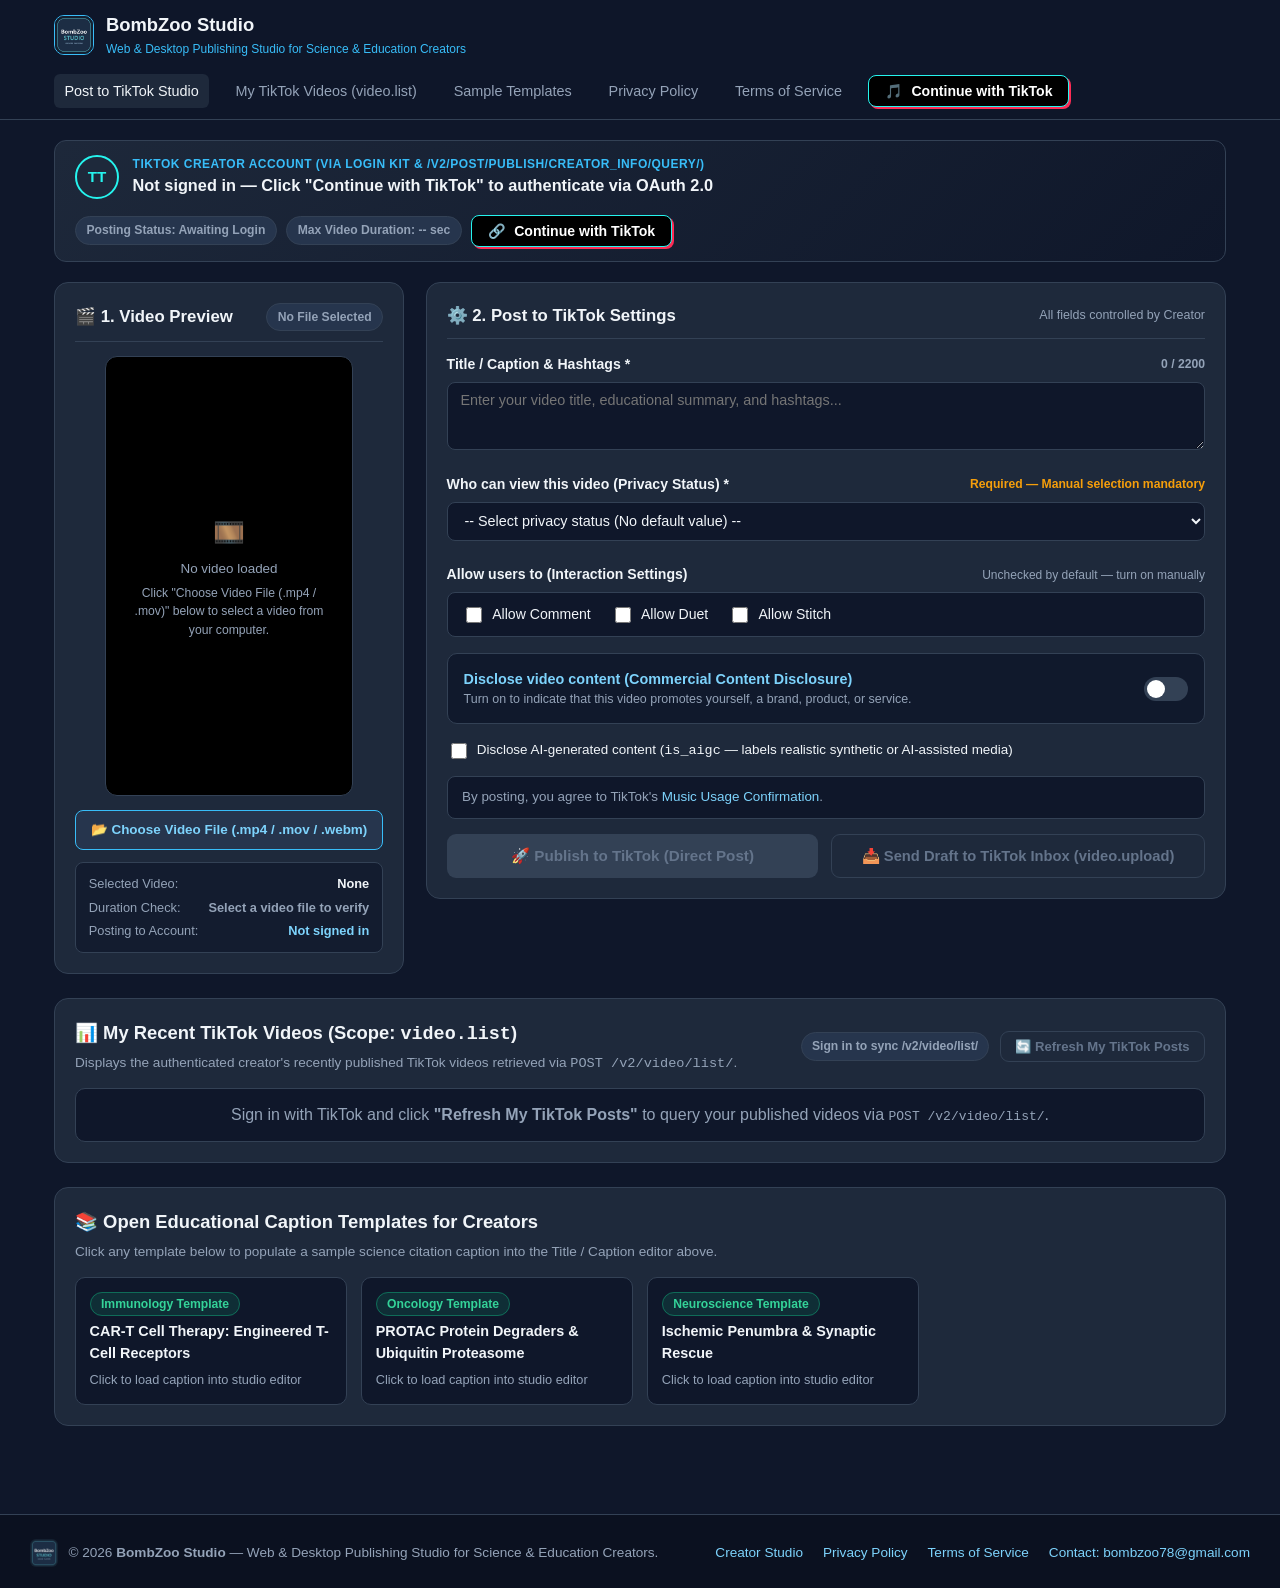
<file: index.html>
<!DOCTYPE html>
<html lang="en">
<head>
  <meta charset="UTF-8">
  <meta name="viewport" content="width=device-width, initial-scale=1.0">
  <title>BombZoo Studio — Web &amp; Desktop Publishing Studio for Science &amp; Education Creators</title>
  <meta name="description" content="Open publishing studio for independent science, medicine, and education creators to preview, caption, and publish short-form videos to TikTok via Login Kit and Content Posting API.">
  <link rel="icon" type="image/png" sizes="64x64" href="/favicon.png?v=4">
  <link rel="shortcut icon" type="image/x-icon" href="/favicon.ico?v=4">
  <link rel="apple-touch-icon" href="/icon.png?v=4">
  <style>
:root {
  --bg: #0f172a;
  --bg-card: #1e293b;
  --bg-elevated: #26354d;
  --text: #f1f5f9;
  --text-muted: #94a3b8;
  --accent: #38bdf8;
  --accent-bright: #7dd3fc;
  --border: #334155;
  --border-subtle: #1e293b;
  --tiktok-pink: #fe2c55;
  --tiktok-cyan: #25f4ee;
  --success: #10b981;
  --warning: #f59e0b;
  --danger: #ef4444;
}
* { box-sizing: border-box; }
body {
  margin: 0;
  font-family: -apple-system, BlinkMacSystemFont, "Segoe UI", Roboto, "Helvetica Neue", Arial, sans-serif;
  background: var(--bg);
  color: var(--text);
  line-height: 1.55;
}
a { color: var(--accent-bright); text-decoration: none; }
a:hover { text-decoration: underline; }

.site-header {
  position: sticky;
  top: 0;
  z-index: 100;
  background: rgba(15, 23, 42, 0.95);
  backdrop-filter: blur(10px);
  border-bottom: 1px solid var(--border);
}
.header-inner {
  max-width: 1220px;
  margin: 0 auto;
  padding: 0.7rem 1.5rem;
  display: flex;
  align-items: center;
  justify-content: space-between;
  flex-wrap: wrap;
  gap: 1rem;
}
.brand {
  display: flex;
  align-items: center;
  gap: 0.75rem;
  color: var(--text);
  font-weight: 700;
  font-size: 1.15rem;
  text-decoration: none !important;
}
.brand-icon {
  width: 40px;
  height: 40px;
  border-radius: 10px;
  border: 1.5px solid var(--accent);
  object-fit: cover;
}
.brand-subtitle {
  display: block;
  font-size: 0.75rem;
  color: var(--accent);
  font-weight: 500;
}
.main-nav {
  display: flex;
  align-items: center;
  gap: 1rem;
  flex-wrap: wrap;
}
.main-nav a {
  color: var(--text-muted);
  font-size: 0.9rem;
  font-weight: 500;
  padding: 0.35rem 0.65rem;
  border-radius: 6px;
}
.main-nav a:hover, .main-nav a.active {
  color: var(--text);
  background: var(--bg-card);
  text-decoration: none;
}

.btn-tiktok-login {
  display: inline-flex;
  align-items: center;
  gap: 0.5rem;
  background: #000000;
  color: #ffffff;
  border: 1.5px solid var(--tiktok-cyan);
  box-shadow: 2px 2px 0px var(--tiktok-pink);
  padding: 0.45rem 1rem;
  border-radius: 8px;
  font-weight: 700;
  font-size: 0.88rem;
  cursor: pointer;
  transition: transform 0.12s ease;
}
.btn-tiktok-login:hover {
  transform: translateY(-1px);
}
.btn-disconnect {
  display: none;
  align-items: center;
  gap: 0.35rem;
  background: rgba(239, 68, 68, 0.14);
  color: #fca5a5;
  border: 1px solid rgba(239, 68, 68, 0.45);
  padding: 0.4rem 0.8rem;
  border-radius: 8px;
  font-weight: 600;
  font-size: 0.82rem;
  cursor: pointer;
}
.btn-disconnect:hover {
  background: rgba(239, 68, 68, 0.25);
}

.container {
  max-width: 1220px;
  margin: 0 auto;
  padding: 1.25rem 1.5rem 3rem;
}

/* Creator Info Bar */
.creator-bar {
  background: linear-gradient(135deg, rgba(30, 41, 59, 0.95), rgba(15, 23, 42, 0.95));
  border: 1px solid var(--border);
  border-radius: 12px;
  padding: 0.85rem 1.25rem;
  margin-bottom: 1.25rem;
  display: flex;
  align-items: center;
  justify-content: space-between;
  flex-wrap: wrap;
  gap: 1rem;
}
.creator-identity {
  display: flex;
  align-items: center;
  gap: 0.85rem;
}
.creator-avatar {
  width: 44px;
  height: 44px;
  border-radius: 50%;
  background: #1e293b;
  border: 2px solid var(--tiktok-cyan);
  display: flex;
  align-items: center;
  justify-content: center;
  font-weight: 800;
  font-size: 0.95rem;
  color: var(--tiktok-cyan);
  overflow: hidden;
}
.creator-avatar img {
  width: 100%;
  height: 100%;
  object-fit: cover;
}
.creator-badges {
  display: flex;
  align-items: center;
  gap: 0.6rem;
  flex-wrap: wrap;
}
.badge-pill {
  font-size: 0.76rem;
  padding: 0.25rem 0.65rem;
  border-radius: 999px;
  font-weight: 600;
  background: var(--bg-elevated);
  border: 1px solid var(--border);
  color: var(--text-muted);
}
.badge-pill.ok {
  background: rgba(16, 185, 129, 0.14);
  border-color: rgba(16, 185, 129, 0.45);
  color: #34d399;
}
.badge-pill.warn {
  background: rgba(245, 158, 11, 0.15);
  border-color: rgba(245, 158, 11, 0.45);
  color: #fbbf24;
}

/* Studio Two-Column Layout */
.studio-workspace {
  display: grid;
  grid-template-columns: 350px 1fr;
  gap: 1.35rem;
  align-items: start;
}
@media (max-width: 920px) {
  .studio-workspace { grid-template-columns: 1fr; }
}

.studio-panel {
  background: var(--bg-card);
  border: 1px solid var(--border);
  border-radius: 14px;
  padding: 1.25rem;
}
.panel-header {
  display: flex;
  align-items: center;
  justify-content: space-between;
  margin-bottom: 0.9rem;
  padding-bottom: 0.6rem;
  border-bottom: 1px solid var(--border);
}
.panel-header h2 {
  margin: 0;
  font-size: 1.05rem;
  display: flex;
  align-items: center;
  gap: 0.45rem;
}

/* Video Preview Frame */
.video-frame-wrap {
  background: #000;
  border-radius: 12px;
  border: 1.5px solid var(--border);
  overflow: hidden;
  aspect-ratio: 9 / 16;
  max-height: 440px;
  margin: 0 auto 0.85rem;
  display: flex;
  align-items: center;
  justify-content: center;
  position: relative;
}
.video-frame-wrap video {
  width: 100%;
  height: 100%;
  object-fit: contain;
  background: #000;
  display: none;
}
.video-empty-placeholder {
  padding: 1.5rem;
  text-align: center;
  color: var(--text-muted);
  font-size: 0.84rem;
}
.file-picker-btn {
  display: inline-flex;
  align-items: center;
  justify-content: center;
  gap: 0.4rem;
  width: 100%;
  padding: 0.55rem 0.9rem;
  border-radius: 8px;
  background: var(--bg-elevated);
  border: 1px solid var(--accent);
  color: var(--accent-bright);
  font-size: 0.84rem;
  font-weight: 600;
  cursor: pointer;
}
.file-picker-btn:hover {
  background: rgba(56, 189, 248, 0.15);
}
.video-meta-box {
  background: rgba(15, 23, 42, 0.7);
  border: 1px solid var(--border);
  border-radius: 8px;
  padding: 0.65rem 0.8rem;
  font-size: 0.8rem;
  color: var(--text-muted);
}
.video-meta-row {
  display: flex;
  justify-content: space-between;
  margin-bottom: 0.25rem;
  gap: 0.5rem;
}
.video-meta-row:last-child { margin-bottom: 0; }

/* Form Controls */
.field-group {
  margin-bottom: 1rem;
}
.field-label {
  display: flex;
  justify-content: space-between;
  align-items: center;
  font-weight: 600;
  font-size: 0.88rem;
  margin-bottom: 0.4rem;
  color: var(--text);
}
.field-input, .field-select, .field-textarea {
  width: 100%;
  background: #0f172a;
  color: var(--text);
  border: 1px solid var(--border);
  border-radius: 8px;
  padding: 0.6rem 0.8rem;
  font-size: 0.9rem;
  font-family: inherit;
}
.field-textarea {
  min-height: 68px;
  resize: vertical;
}
.field-input:focus, .field-select:focus, .field-textarea:focus {
  outline: none;
  border-color: var(--accent);
}

/* Privacy Option Buttons */
.privacy-options-row {
  display: grid;
  grid-template-columns: repeat(auto-fit, minmax(140px, 1fr));
  gap: 0.6rem;
  margin-top: 0.45rem;
}
.privacy-opt-btn {
  background: #0f172a;
  border: 1px solid var(--border);
  border-radius: 8px;
  padding: 0.5rem 0.65rem;
  color: var(--text);
  font-size: 0.82rem;
  font-weight: 600;
  cursor: pointer;
  text-align: center;
  transition: all 0.12s ease;
}
.privacy-opt-btn.selected {
  border-color: var(--accent);
  background: rgba(56, 189, 248, 0.14);
  color: var(--accent-bright);
}
.privacy-opt-btn.disabled-opt {
  opacity: 0.45;
  cursor: not-allowed;
  background: #111827;
}

/* Interaction Checkboxes */
.check-row {
  display: flex;
  gap: 1.25rem;
  flex-wrap: wrap;
  background: #0f172a;
  border: 1px solid var(--border);
  border-radius: 8px;
  padding: 0.65rem 0.9rem;
}
.check-item {
  display: flex;
  align-items: center;
  gap: 0.45rem;
  font-size: 0.88rem;
  cursor: pointer;
  user-select: none;
}
.check-item input[type="checkbox"] {
  width: 16px;
  height: 16px;
  accent-color: var(--accent);
  cursor: pointer;
}
.check-item.disabled {
  opacity: 0.45;
  cursor: not-allowed;
}

/* Commercial Content Toggle Section */
.commercial-box {
  background: rgba(15, 23, 42, 0.85);
  border: 1px solid var(--border);
  border-radius: 10px;
  padding: 0.85rem 1rem;
  margin-bottom: 1rem;
}
.toggle-header {
  display: flex;
  align-items: center;
  justify-content: space-between;
  gap: 1rem;
}
.switch {
  position: relative;
  display: inline-block;
  width: 44px;
  height: 24px;
  flex-shrink: 0;
}
.switch input { opacity: 0; width: 0; height: 0; }
.slider {
  position: absolute;
  cursor: pointer;
  inset: 0;
  background-color: #334155;
  transition: .2s;
  border-radius: 24px;
}
.slider:before {
  position: absolute;
  content: "";
  height: 18px;
  width: 18px;
  left: 3px;
  bottom: 3px;
  background-color: white;
  transition: .2s;
  border-radius: 50%;
}
input:checked + .slider { background-color: var(--accent); }
input:checked + .slider:before { transform: translateX(20px); }

.commercial-subpanel {
  margin-top: 0.8rem;
  padding-top: 0.8rem;
  border-top: 1px dashed var(--border);
  display: none;
}
.commercial-subpanel.open { display: block; }
.comm-option {
  display: flex;
  align-items: flex-start;
  gap: 0.55rem;
  margin-bottom: 0.55rem;
  cursor: pointer;
}
.comm-option input {
  margin-top: 0.22rem;
  width: 16px;
  height: 16px;
  accent-color: var(--accent);
}
.comm-label-prompt {
  margin-top: 0.6rem;
  padding: 0.5rem 0.75rem;
  border-radius: 7px;
  background: rgba(56, 189, 248, 0.12);
  border: 1px solid rgba(56, 189, 248, 0.4);
  color: var(--accent-bright);
  font-size: 0.83rem;
  font-weight: 600;
  display: none;
}

/* Tooltip / Validation Banner */
.ux-tooltip-banner {
  margin-top: 0.45rem;
  padding: 0.45rem 0.75rem;
  border-radius: 7px;
  font-size: 0.81rem;
  font-weight: 600;
  background: rgba(245, 158, 11, 0.15);
  border: 1px solid rgba(245, 158, 11, 0.5);
  color: #fde68a;
  display: none;
}

/* Dynamic Legal Consent Declaration */
.legal-consent-box {
  background: #0f172a;
  border: 1px solid var(--border);
  border-radius: 8px;
  padding: 0.65rem 0.9rem;
  font-size: 0.84rem;
  color: var(--text-muted);
  margin-bottom: 0.9rem;
}

/* Action Buttons */
.publish-btn-row {
  display: flex;
  gap: 0.8rem;
  flex-wrap: wrap;
  position: relative;
}
.btn-publish {
  flex: 1;
  min-width: 210px;
  padding: 0.75rem 1.2rem;
  border-radius: 9px;
  border: none;
  font-weight: 700;
  font-size: 0.95rem;
  cursor: pointer;
  background: linear-gradient(135deg, #fe2c55, #e11d48);
  color: #fff;
  display: inline-flex;
  align-items: center;
  justify-content: center;
  gap: 0.5rem;
}
.btn-publish:disabled {
  background: #334155;
  color: #64748b;
  cursor: not-allowed;
  pointer-events: none;
}
.btn-inbox {
  flex: 1;
  min-width: 210px;
  padding: 0.75rem 1.2rem;
  border-radius: 9px;
  border: 1.5px solid var(--accent);
  background: rgba(56, 189, 248, 0.1);
  color: var(--accent-bright);
  font-weight: 700;
  font-size: 0.92rem;
  cursor: pointer;
  display: inline-flex;
  align-items: center;
  justify-content: center;
  gap: 0.5rem;
}
.btn-inbox:disabled {
  border-color: #334155;
  background: #1e293b;
  color: #64748b;
  cursor: not-allowed;
  pointer-events: none;
}

/* Post-Publish Status & Polling Panel */
.publish-status-panel {
  margin-top: 0.95rem;
  padding: 0.85rem 1rem;
  border-radius: 10px;
  background: #0b1120;
  border: 1px solid var(--accent);
  display: none;
}
.publish-status-panel.active { display: block; }

/* My Recent TikTok Videos Section (video.list) */
.section-card {
  margin-top: 1.5rem;
  background: var(--bg-card);
  border: 1px solid var(--border);
  border-radius: 14px;
  padding: 1.25rem;
}
.recent-grid {
  display: grid;
  grid-template-columns: repeat(auto-fill, minmax(250px, 1fr));
  gap: 0.9rem;
  margin-top: 0.85rem;
}
.recent-item {
  background: #0f172a;
  border: 1px solid var(--border);
  border-radius: 10px;
  padding: 0.85rem;
}
.recent-item h4 {
  margin: 0.25rem 0 0.35rem;
  font-size: 0.9rem;
}

.site-footer {
  border-top: 1px solid var(--border);
  margin-top: 2.5rem;
  padding: 1.5rem;
  background: #0b1120;
  color: var(--text-muted);
  font-size: 0.85rem;
}
.footer-inner {
  max-width: 1220px;
  margin: 0 auto;
  display: flex;
  justify-content: space-between;
  align-items: center;
  flex-wrap: wrap;
  gap: 1rem;
}
  </style>
</head>
<body>
  <header class="site-header">
    <div class="header-inner">
      <a href="./" class="brand">
        <img src="icon.png?v=4" alt="BombZoo Studio Icon" class="brand-icon">
        <div>
          BombZoo Studio
          <span class="brand-subtitle">Web &amp; Desktop Publishing Studio for Science &amp; Education Creators</span>
        </div>
      </a>
      <nav class="main-nav">
        <a href="#studio" class="active">Post to TikTok Studio</a>
        <a href="#recent-posts">My TikTok Videos (video.list)</a>
        <a href="#catalog">Sample Templates</a>
        <a href="privacy.html">Privacy Policy</a>
        <a href="terms.html">Terms of Service</a>
        <button type="button" class="btn-tiktok-login" id="btnHeaderLogin" onclick="startTikTokOAuth()">
          <span>🎵</span> <span id="btnHeaderLoginText">Continue with TikTok</span>
        </button>
        <button type="button" class="btn-disconnect" id="btnHeaderDisconnect" onclick="disconnectTikTokSession()">
          <span>Disconnect</span>
        </button>
      </nav>
    </div>
  </header>

  <main class="container" id="studio">
    <!-- 1. Connected TikTok Creator Account Bar (Queried from /v2/post/publish/creator_info/query/) -->
    <div class="creator-bar" id="creatorBar">
      <div class="creator-identity">
        <div class="creator-avatar" id="creatorAvatar">TT</div>
        <div>
          <div style="font-size:0.75rem;color:var(--accent);font-weight:700;text-transform:uppercase;letter-spacing:0.04em;">
            TikTok Creator Account (via Login Kit &amp; /v2/post/publish/creator_info/query/)
          </div>
          <div style="font-size:1.02rem;font-weight:700;" id="creatorNameDisplay">
            Not signed in — Click "Continue with TikTok" to authenticate via OAuth 2.0
          </div>
        </div>
      </div>
      <div class="creator-badges">
        <span class="badge-pill" id="badgePostStatus">Posting Status: Awaiting Login</span>
        <span class="badge-pill" id="badgeMaxDuration">Max Video Duration: -- sec</span>
        <button type="button" class="btn-tiktok-login" id="btnBarLogin" onclick="startTikTokOAuth()">
          <span>🔗</span> <span id="btnBarLoginText">Continue with TikTok</span>
        </button>
        <button type="button" class="btn-disconnect" id="btnBarDisconnect" onclick="disconnectTikTokSession()">
          <span>✕ Disconnect Account</span>
        </button>
      </div>
    </div>

    <!-- 2. Main Post to TikTok Publishing Workspace -->
    <div class="studio-workspace">
      <!-- Left Column: 5-a. Video Preview & File Selector -->
      <div class="studio-panel">
        <div class="panel-header">
          <h2>🎬 1. Video Preview</h2>
          <span class="badge-pill" id="badgeFileReady">No File Selected</span>
        </div>

        <div class="video-frame-wrap">
          <video id="videoPreview" controls playsinline preload="metadata"></video>
          <div class="video-empty-placeholder" id="videoEmptyPlaceholder">
            <div style="font-size:1.6rem;margin-bottom:0.4rem;">🎞️</div>
            <div>No video loaded</div>
            <div style="font-size:0.76rem;margin-top:0.25rem;">Click "Choose Video File (.mp4 / .mov)" below to select a video from your computer.</div>
          </div>
        </div>

        <div class="field-group" style="margin-bottom:0.75rem;">
          <label class="file-picker-btn" for="videoFileInput" id="lblChooseVideoFile">
            📂 Choose Video File (.mp4 / .mov / .webm)
          </label>
          <input type="file" id="videoFileInput" accept="video/mp4,video/quicktime,video/webm" style="display:none;" onchange="handleVideoFileSelect(this)">
        </div>

        <div class="video-meta-box">
          <div class="video-meta-row">
            <span>Selected Video:</span>
            <strong id="videoFileName" style="color:var(--text);">None</strong>
          </div>
          <div class="video-meta-row">
            <span>Duration Check:</span>
            <strong id="videoDurationCheck" style="color:var(--text-muted);">Select a video file to verify</strong>
          </div>
          <div class="video-meta-row">
            <span>Posting to Account:</span>
            <strong id="previewCreatorNickname" style="color:var(--accent-bright);">Not signed in</strong>
          </div>
        </div>
      </div>

      <!-- Right Column: Required UX Implementation Fields -->
      <div class="studio-panel">
        <div class="panel-header">
          <h2>⚙️ 2. Post to TikTok Settings</h2>
          <span style="font-size:0.78rem;color:var(--text-muted);">All fields controlled by Creator</span>
        </div>

        <!-- 2-a. Title (Editable by User) -->
        <div class="field-group">
          <div class="field-label">
            <span>Title / Caption &amp; Hashtags *</span>
            <span id="titleCharCount" style="font-size:0.76rem;color:var(--text-muted);">0 / 2200</span>
          </div>
          <textarea class="field-textarea" id="postTitle" maxlength="2200" placeholder="Enter your video title, educational summary, and hashtags..." oninput="onMetadataChange()"></textarea>
        </div>

        <!-- 2-b. Privacy Status (Dynamically populated from creator_info.privacy_level_options; NO default value!) -->
        <div class="field-group">
          <div class="field-label">
            <span>Who can view this video (Privacy Status) *</span>
            <span id="privacyReqBadge" style="font-size:0.76rem;color:var(--warning);">Required — Manual selection mandatory</span>
          </div>
          <select class="field-select" id="privacySelect" onchange="onPrivacySelectChange(this.value)">
            <option value="">-- Select privacy status (No default value) --</option>
          </select>

          <div class="privacy-options-row" id="privacyButtonsRow"></div>

          <!-- Tooltip shown when Branded Content disables Private option -->
          <div class="ux-tooltip-banner" id="privateDisabledTooltip">
            ⚠️ Branded content visibility cannot be set to private.
          </div>
        </div>

        <!-- 2-c. Interaction Ability (Comment, Duet, Stitch — ALL unchecked by default!) -->
        <div class="field-group">
          <div class="field-label">
            <span>Allow users to (Interaction Settings)</span>
            <span style="font-size:0.75rem;color:var(--text-muted);font-weight:500;">Unchecked by default — turn on manually</span>
          </div>
          <div class="check-row">
            <label class="check-item" id="lblAllowComment">
              <input type="checkbox" id="chkAllowComment" onchange="onMetadataChange()">
              <span>Allow Comment</span>
            </label>
            <label class="check-item" id="lblAllowDuet">
              <input type="checkbox" id="chkAllowDuet" onchange="onMetadataChange()">
              <span>Allow Duet</span>
            </label>
            <label class="check-item" id="lblAllowStitch">
              <input type="checkbox" id="chkAllowStitch" onchange="onMetadataChange()">
              <span>Allow Stitch</span>
            </label>
          </div>
        </div>

        <!-- 3-a & 3-b. Disclose Commercial Content (Turned OFF by default!) -->
        <div class="commercial-box">
          <div class="toggle-header">
            <div>
              <div style="font-size:0.9rem;font-weight:700;color:var(--accent-bright);">Disclose video content (Commercial Content Disclosure)</div>
              <div style="font-size:0.78rem;color:var(--text-muted);">Turn on to indicate that this video promotes yourself, a brand, product, or service.</div>
            </div>
            <label class="switch" title="Toggle commercial content disclosure">
              <input type="checkbox" id="chkCommercialToggle" onchange="onCommercialToggleChange()">
              <span class="slider"></span>
            </label>
          </div>

          <div class="commercial-subpanel" id="commercialSubpanel">
            <label class="comm-option">
              <input type="checkbox" id="chkYourBrand" onchange="onCommercialOptionChange()">
              <div>
                <div style="font-weight:700;font-size:0.87rem;">Your brand</div>
                <div style="font-size:0.78rem;color:var(--text-muted);">You are promoting yourself or your own business. This content will be classified as Brand Organic.</div>
              </div>
            </label>
            <label class="comm-option">
              <input type="checkbox" id="chkBrandedContent" onchange="onCommercialOptionChange()">
              <div>
                <div style="font-weight:700;font-size:0.87rem;">Branded content</div>
                <div style="font-size:0.78rem;color:var(--text-muted);">You are promoting another brand or a third party. This content will be classified as Branded Content.</div>
              </div>
            </label>

            <!-- Dynamic Label Prompt ('Promotional content' or 'Paid partnership') -->
            <div class="comm-label-prompt" id="commercialLabelPrompt"></div>
          </div>
        </div>

        <!-- AI-Generated Content Disclosure -->
        <div class="field-group" style="margin-bottom:0.85rem;">
          <label class="check-item" style="font-size:0.84rem;">
            <input type="checkbox" id="chkAigc" onchange="onMetadataChange()">
            <span>Disclose AI-generated content (<code>is_aigc</code> — labels realistic synthetic or AI-assisted media)</span>
          </label>
        </div>

        <!-- 4. Dynamic Compliance Legal Consent Declaration (Before Publish Button) -->
        <div class="legal-consent-box" id="legalConsentBox">
          By posting, you agree to TikTok's <a href="https://www.tiktok.com/legal/page/global/music-usage-confirmation/en" target="_blank" rel="noopener">Music Usage Confirmation</a>.
        </div>

        <!-- Hover Tooltip Banner when Publish Button is Disabled due to Commercial Disclosure -->
        <div class="ux-tooltip-banner" id="publishDisabledTooltip" style="margin-bottom:0.65rem;">
          ⚠️ You need to indicate if your content promotes yourself, a third party, or both.
        </div>

        <!-- 5-c. Explicit Publish Action Buttons (video.publish & video.upload) -->
        <div class="publish-btn-row"
             onmouseenter="onPublishRowHover(true)"
             onmouseleave="onPublishRowHover(false)">
          <button type="button" class="btn-publish" id="btnPublishDirect" disabled onclick="submitToTikTok('direct')">
            🚀 Publish to TikTok (Direct Post)
          </button>
          <button type="button" class="btn-inbox" id="btnUploadInbox" disabled onclick="submitToTikTok('inbox')">
            📥 Send Draft to TikTok Inbox (video.upload)
          </button>
        </div>

        <!-- 5-d & 5-e. Post-Publish Processing Notification & Status Polling Panel -->
        <div class="publish-status-panel" id="publishStatusPanel">
          <div style="font-weight:700;color:#fde68a;font-size:0.88rem;margin-bottom:0.45rem;" id="processingNoticeBanner">
            ⏳ Notice: After publishing finishes, it may take a few minutes for the content to process and be visible on your TikTok profile.
          </div>
          <div style="font-size:0.84rem;color:var(--accent-bright);font-weight:600;margin-bottom:0.35rem;" id="pollingStatusText">
            Status (/v2/post/publish/status/fetch/): Ready
          </div>
          <pre id="apiResponseLog" style="background:#050911;padding:0.65rem;border-radius:7px;font-size:0.77rem;color:#a5f3fc;margin:0;white-space:pre-wrap;"></pre>
        </div>
      </div>
    </div>

    <!-- 3. My Recent TikTok Videos Dashboard (Demonstrates video.list scope) -->
    <section class="section-card" id="recent-posts">
      <div style="display:flex;align-items:center;justify-content:space-between;flex-wrap:wrap;gap:0.75rem;">
        <div>
          <h2 style="margin:0;font-size:1.15rem;">📊 My Recent TikTok Videos (Scope: <code>video.list</code>)</h2>
          <p style="margin:0.2rem 0 0;font-size:0.85rem;color:var(--text-muted);">
            Displays the authenticated creator's recently published TikTok videos retrieved via <code>POST /v2/video/list/</code>.
          </p>
        </div>
        <div style="display:flex;align-items:center;gap:0.65rem;">
          <span class="badge-pill" id="videoListSyncBadge">Sign in to sync /v2/video/list/</span>
          <button type="button" class="btn-inbox" id="btnRefreshVideos" disabled style="padding:0.45rem 0.9rem;font-size:0.82rem;min-width:auto;" onclick="refreshVideoList()">
            🔄 Refresh My TikTok Posts
          </button>
        </div>
      </div>

      <div class="recent-grid" id="recentVideosGrid">
        <div class="recent-item" style="grid-column: 1 / -1; text-align:center; color:var(--text-muted);">
          Sign in with TikTok and click <strong>"Refresh My TikTok Posts"</strong> to query your published videos via <code>POST /v2/video/list/</code>.
        </div>
      </div>
    </section>

    <!-- 4. Sample Science & Education Templates -->
    <section class="section-card" id="catalog">
      <h2 style="margin:0 0 0.3rem;font-size:1.15rem;">📚 Open Educational Caption Templates for Creators</h2>
      <p style="margin:0 0 0.9rem;font-size:0.85rem;color:var(--text-muted);">
        Click any template below to populate a sample science citation caption into the Title / Caption editor above.
      </p>
      <div class="recent-grid">
        <div class="recent-item" style="cursor:pointer;" onclick="loadTemplate('CAR-T Cell Therapy Explained: How Engineered Immune Cells Target Cancer #Biology #Immunology #Shorts')">
          <span class="badge-pill ok">Immunology Template</span>
          <h4>CAR-T Cell Therapy: Engineered T-Cell Receptors</h4>
          <p style="font-size:0.8rem;color:var(--text-muted);margin:0;">Click to load caption into studio editor</p>
        </div>
        <div class="recent-item" style="cursor:pointer;" onclick="loadTemplate('Oral PROTAC Degraders: Targeted Protein Degradation via Ubiquitin Proteasome #Oncology #Science #Shorts')">
          <span class="badge-pill ok">Oncology Template</span>
          <h4>PROTAC Protein Degraders &amp; Ubiquitin Proteasome</h4>
          <p style="font-size:0.8rem;color:var(--text-muted);margin:0;">Click to load caption into studio editor</p>
        </div>
        <div class="recent-item" style="cursor:pointer;" onclick="loadTemplate('Ischemic Stroke Penumbra: How Astrocytes Rewire Surviving Neurons #Neuroscience #Brain #Shorts')">
          <span class="badge-pill ok">Neuroscience Template</span>
          <h4>Ischemic Penumbra &amp; Synaptic Rescue</h4>
          <p style="font-size:0.8rem;color:var(--text-muted);margin:0;">Click to load caption into studio editor</p>
        </div>
      </div>
    </section>
  </main>

  <footer class="site-footer">
    <div class="footer-inner">
      <div style="display:flex;align-items:center;gap:0.65rem;">
        <img src="icon.png?v=4" alt="BombZoo Studio Icon" style="width:28px;height:28px;border-radius:6px;">
        <span>&copy; 2026 <strong>BombZoo Studio</strong> — Web &amp; Desktop Publishing Studio for Science &amp; Education Creators.</span>
      </div>
      <div style="display:flex;gap:1.25rem;flex-wrap:wrap;">
        <a href="./">Creator Studio</a>
        <a href="privacy.html">Privacy Policy</a>
        <a href="terms.html">Terms of Service</a>
        <a href="mailto:bombzoo78@gmail.com">Contact: bombzoo78@gmail.com</a>
      </div>
    </div>
  </footer>

  <script>
    const IS_LOCAL_SERVER = (window.location.hostname === 'localhost' || window.location.hostname === '127.0.0.1');
    const BRIDGE_BASE = IS_LOCAL_SERVER ? '' : 'http://localhost:8722';
    const TIKTOK_CLIENT_KEY = 'sbawqp8fj1mbhwnr7v';
    const TIKTOK_SCOPES = 'video.publish,video.upload,user.info.basic,video.list';
    const TIKTOK_REDIRECT_URI = 'http://localhost:8722/';

    const PRIVACY_LABELS = {
      'PUBLIC_TO_EVERYONE': '🌐 Public (Everyone)',
      'MUTUAL_FOLLOW_FRIENDS': '👥 Friends (Mutual Follow)',
      'FOLLOWER_OF_CREATOR': '👤 Followers Only',
      'SELF_ONLY': '🔒 Private (Only me)'
    };

    let selectedVideoFile = null;
    let creatorState = {
      connected: false,
      csrfToken: '',
      nickname: '',
      displayName: '',
      maxDurationSec: 0,
      privacyOptions: [],
      canPost: false,
      videoDurationSec: 0,
      commentDisabled: false,
      duetDisabled: false,
      stitchDisabled: false
    };

    const videoEl = document.getElementById('videoPreview');
    videoEl.addEventListener('loadedmetadata', () => {
      if (videoEl.duration && !isNaN(videoEl.duration)) {
        creatorState.videoDurationSec = Math.round(videoEl.duration * 10) / 10;
        updateDurationVerification();
        validateFormState();
      }
    });

    function updateDurationVerification() {
      const el = document.getElementById('videoDurationCheck');
      if (!selectedVideoFile || !creatorState.videoDurationSec) {
        el.textContent = 'Select a video file to verify';
        el.style.color = 'var(--text-muted)';
        return;
      }
      if (!creatorState.connected || !creatorState.maxDurationSec) {
        el.textContent = `${creatorState.videoDurationSec}s (Sign in with TikTok to verify max_video_post_duration_sec)`;
        el.style.color = '#fbbf24';
        return;
      }
      const d = creatorState.videoDurationSec;
      const maxD = creatorState.maxDurationSec;
      if (d <= maxD) {
        el.textContent = `${d}s <= ${maxD}s (max_video_post_duration_sec Verified ✓)`;
        el.style.color = '#34d399';
      } else {
        el.textContent = `${d}s > ${maxD}s (Exceeds max_video_post_duration_sec!)`;
        el.style.color = '#ef4444';
      }
    }

    function handleVideoFileSelect(input) {
      if (input.files && input.files[0]) {
        selectedVideoFile = input.files[0];
        document.getElementById('videoFileName').textContent = `${selectedVideoFile.name} (${(selectedVideoFile.size / (1024 * 1024)).toFixed(2)} MB)`;
        const badge = document.getElementById('badgeFileReady');
        badge.textContent = 'Video File Ready ✓';
        badge.className = 'badge-pill ok';
        document.getElementById('videoEmptyPlaceholder').style.display = 'none';
        videoEl.style.display = 'block';
        videoEl.src = URL.createObjectURL(selectedVideoFile);
      }
    }

    function renderPrivacyOptions(options) {
      const sel = document.getElementById('privacySelect');
      const row = document.getElementById('privacyButtonsRow');
      sel.innerHTML = '<option value="">-- Select privacy status (No default value) --</option>';
      row.innerHTML = '';

      options.forEach(opt => {
        const label = PRIVACY_LABELS[opt] || opt;
        const oEl = document.createElement('option');
        oEl.value = opt;
        oEl.id = `opt_${opt}`;
        oEl.textContent = `${label} (${opt})`;
        sel.appendChild(oEl);

        const btn = document.createElement('button');
        btn.type = 'button';
        btn.className = 'privacy-opt-btn';
        btn.id = `btnPriv_${opt}`;
        btn.textContent = label;
        btn.onclick = () => selectPrivacyOption(opt);
        if (opt === 'SELF_ONLY') {
          btn.onmouseenter = () => showPrivateLockTooltip(true);
          btn.onmouseleave = () => showPrivateLockTooltip(false);
        }
        row.appendChild(btn);
      });
    }

    function escapeHtml(str) {
      return String(str || '')
        .replace(/&/g, '&amp;')
        .replace(/</g, '&lt;')
        .replace(/>/g, '&gt;')
        .replace(/"/g, '&quot;')
        .replace(/'/g, '&#39;');
    }

    function applyCreatorSession(data) {
      creatorState.connected = true;
      creatorState.csrfToken = data.csrf_token || '';
      creatorState.nickname = data.creator_username || '';
      creatorState.displayName = data.creator_nickname || '';
      creatorState.maxDurationSec = data.max_video_post_duration_sec || 0;
      creatorState.privacyOptions = Array.isArray(data.privacy_level_options) ? data.privacy_level_options : [];
      creatorState.canPost = Boolean(data.can_post);
      creatorState.commentDisabled = Boolean(data.comment_disabled);
      creatorState.duetDisabled = Boolean(data.duet_disabled);
      creatorState.stitchDisabled = Boolean(data.stitch_disabled);

      const avatarEl = document.getElementById('creatorAvatar');
      avatarEl.innerHTML = '';
      if (data.creator_avatar_url && /^https?:\/\//i.test(data.creator_avatar_url)) {
        const img = document.createElement('img');
        img.src = data.creator_avatar_url;
        img.alt = 'Creator Avatar';
        avatarEl.appendChild(img);
      } else {
        avatarEl.textContent = (creatorState.displayName || 'TT').slice(0, 2).toUpperCase();
      }
      document.getElementById('creatorNameDisplay').textContent =
        `Connected Creator: @${creatorState.nickname} (${creatorState.displayName})`;
      document.getElementById('previewCreatorNickname').textContent = `@${creatorState.nickname}`;

      const stBadge = document.getElementById('badgePostStatus');
      if (creatorState.canPost) {
        stBadge.textContent = 'Posting Status: Ready ✓';
        stBadge.className = 'badge-pill ok';
      } else {
        stBadge.textContent = 'Posting Limit Reached — Try Again Later';
        stBadge.className = 'badge-pill warn';
      }

      const maxBadge = document.getElementById('badgeMaxDuration');
      maxBadge.textContent = `Max Video Duration: ${creatorState.maxDurationSec}s`;
      maxBadge.className = 'badge-pill ok';

      renderPrivacyOptions(creatorState.privacyOptions);

      // Grey out and disable interactions returned as disabled by creator_info API
      const chkComment = document.getElementById('chkAllowComment');
      const lblComment = document.getElementById('lblAllowComment');
      chkComment.disabled = creatorState.commentDisabled;
      if (creatorState.commentDisabled) chkComment.checked = false;
      lblComment.classList.toggle('disabled', creatorState.commentDisabled);
      lblComment.querySelector('span').textContent = creatorState.commentDisabled
        ? 'Allow Comment (Disabled in Creator Settings)'
        : 'Allow Comment';

      const chkDuet = document.getElementById('chkAllowDuet');
      const lblDuet = document.getElementById('lblAllowDuet');
      chkDuet.disabled = creatorState.duetDisabled;
      if (creatorState.duetDisabled) chkDuet.checked = false;
      lblDuet.classList.toggle('disabled', creatorState.duetDisabled);
      lblDuet.querySelector('span').textContent = creatorState.duetDisabled
        ? 'Allow Duet (Disabled in Creator Settings)'
        : 'Allow Duet';

      const chkStitch = document.getElementById('chkAllowStitch');
      const lblStitch = document.getElementById('lblAllowStitch');
      chkStitch.disabled = creatorState.stitchDisabled;
      if (creatorState.stitchDisabled) chkStitch.checked = false;
      lblStitch.classList.toggle('disabled', creatorState.stitchDisabled);
      lblStitch.querySelector('span').textContent = creatorState.stitchDisabled
        ? 'Allow Stitch (Disabled in Creator Settings)'
        : 'Allow Stitch';

      document.getElementById('btnHeaderLoginText').textContent = `@${creatorState.nickname} Connected ✓`;
      document.getElementById('btnBarLoginText').textContent = 'Connected ✓';
      document.getElementById('btnHeaderDisconnect').style.display = 'inline-flex';
      document.getElementById('btnBarDisconnect').style.display = 'inline-flex';
      document.getElementById('btnRefreshVideos').disabled = false;
      document.getElementById('videoListSyncBadge').textContent = 'Ready to query /v2/video/list/';

      updateDurationVerification();
      validateFormState();
    }

    async function disconnectTikTokSession() {
      try {
        const r = await fetch(BRIDGE_BASE + '/api/disconnect', {
          method: 'POST',
          headers: { 'X-Session-Token': creatorState.csrfToken },
          mode: 'cors'
        });
        if (!r.ok) {
          alert('Failed to revoke session token (HTTP ' + r.status + ').');
          return;
        }
      } catch (e) {
        alert('Local Studio Server is unreachable.');
        return;
      }

      creatorState = {
        connected: false,
        csrfToken: '',
        nickname: '',
        displayName: '',
        maxDurationSec: 0,
        privacyOptions: [],
        canPost: false,
        videoDurationSec: creatorState.videoDurationSec,
        commentDisabled: false,
        duetDisabled: false,
        stitchDisabled: false
      };

      document.getElementById('creatorAvatar').textContent = 'TT';
      document.getElementById('creatorNameDisplay').textContent =
        'Not signed in — Click "Continue with TikTok" to authenticate via OAuth 2.0';
      document.getElementById('previewCreatorNickname').textContent = 'Not signed in';
      document.getElementById('badgePostStatus').textContent = 'Posting Status: Awaiting Login';
      document.getElementById('badgePostStatus').className = 'badge-pill';
      document.getElementById('badgeMaxDuration').textContent = 'Max Video Duration: -- sec';
      document.getElementById('badgeMaxDuration').className = 'badge-pill';
      document.getElementById('btnHeaderLoginText').textContent = 'Continue with TikTok';
      document.getElementById('btnBarLoginText').textContent = 'Continue with TikTok';
      document.getElementById('btnHeaderDisconnect').style.display = 'none';
      document.getElementById('btnBarDisconnect').style.display = 'none';
      document.getElementById('btnRefreshVideos').disabled = true;
      document.getElementById('privacySelect').innerHTML = '<option value="">-- Select privacy status (No default value) --</option>';
      document.getElementById('privacyButtonsRow').innerHTML = '';
      updateDurationVerification();
      validateFormState();
    }

    async function startTikTokOAuth() {
      if (IS_LOCAL_SERVER) {
        const r = await fetch('/api/oauth_url');
        if (r.ok) {
          const j = await r.json();
          if (j.auth_url) {
            window.location.href = j.auth_url;
            return;
          }
        }
      }

      const array = new Uint8Array(32);
      window.crypto.getRandomValues(array);
      const verifier = Array.from(array, b => b.toString(16).padStart(2, '0')).join('');
      const digest = await window.crypto.subtle.digest('SHA-256', new TextEncoder().encode(verifier));
      const challenge = Array.from(new Uint8Array(digest), b => b.toString(16).padStart(2, '0')).join('');
      const state = Array.from(window.crypto.getRandomValues(new Uint8Array(16)), b => b.toString(16).padStart(2, '0')).join('');

      const params = new URLSearchParams({
        client_key: TIKTOK_CLIENT_KEY,
        scope: TIKTOK_SCOPES,
        response_type: 'code',
        redirect_uri: TIKTOK_REDIRECT_URI,
        state: state,
        code_challenge: challenge,
        code_challenge_method: 'S256'
      });
      window.location.href = `https://www.tiktok.com/v2/auth/authorize/?${params.toString()}`;
    }

    function selectPrivacyOption(val) {
      const branded = document.getElementById('chkCommercialToggle').checked &&
                      document.getElementById('chkBrandedContent').checked;
      if (val === 'SELF_ONLY' && branded) {
        showPrivateLockTooltip(true);
        return;
      }
      const sel = document.getElementById('privacySelect');
      sel.value = val;
      onPrivacySelectChange(val);
    }

    function onPrivacySelectChange(val) {
      const branded = document.getElementById('chkCommercialToggle').checked &&
                      document.getElementById('chkBrandedContent').checked;
      if (val === 'SELF_ONLY' && branded) {
        document.getElementById('privacySelect').value = '';
        val = '';
        showPrivateLockTooltip(true);
      }
      creatorState.privacyOptions.forEach(opt => {
        const btn = document.getElementById(`btnPriv_${opt}`);
        if (btn) btn.classList.toggle('selected', opt === val);
      });

      const badge = document.getElementById('privacyReqBadge');
      if (val) {
        badge.textContent = `Selected: ${val} ✓`;
        badge.style.color = '#34d399';
      } else {
        badge.textContent = 'Required — Manual selection mandatory';
        badge.style.color = '#f59e0b';
      }
      validateFormState();
    }

    function showPrivateLockTooltip(show) {
      const branded = document.getElementById('chkCommercialToggle').checked &&
                      document.getElementById('chkBrandedContent').checked;
      const tip = document.getElementById('privateDisabledTooltip');
      tip.style.display = (show && branded) ? 'block' : 'none';
    }

    function onCommercialToggleChange() {
      const on = document.getElementById('chkCommercialToggle').checked;
      const sub = document.getElementById('commercialSubpanel');
      sub.classList.toggle('open', on);
      if (!on) {
        document.getElementById('chkYourBrand').checked = false;
        document.getElementById('chkBrandedContent').checked = false;
      }
      onCommercialOptionChange();
    }

    function onCommercialOptionChange() {
      const toggleOn = document.getElementById('chkCommercialToggle').checked;
      const yourBrand = document.getElementById('chkYourBrand').checked;
      const branded = document.getElementById('chkBrandedContent').checked;

      const promptEl = document.getElementById('commercialLabelPrompt');
      const legalEl = document.getElementById('legalConsentBox');
      const optPrivate = document.getElementById('opt_SELF_ONLY');
      const btnPrivPrivate = document.getElementById('btnPriv_SELF_ONLY');
      const privSelect = document.getElementById('privacySelect');

      if (!toggleOn) {
        promptEl.style.display = 'none';
        if (optPrivate) optPrivate.disabled = false;
        if (btnPrivPrivate) btnPrivPrivate.classList.remove('disabled-opt');
        document.getElementById('privateDisabledTooltip').style.display = 'none';
        legalEl.innerHTML = `By posting, you agree to TikTok's <a href="https://www.tiktok.com/legal/page/global/music-usage-confirmation/en" target="_blank" rel="noopener">Music Usage Confirmation</a>.`;
      } else {
        if (yourBrand && !branded) {
          promptEl.style.display = 'block';
          promptEl.textContent = "🏷️ Your photo/video will be labeled as 'Promotional content'";
          if (optPrivate) optPrivate.disabled = false;
          if (btnPrivPrivate) btnPrivPrivate.classList.remove('disabled-opt');
          document.getElementById('privateDisabledTooltip').style.display = 'none';
          legalEl.innerHTML = `By posting, you agree to TikTok's <a href="https://www.tiktok.com/legal/page/global/music-usage-confirmation/en" target="_blank" rel="noopener">Music Usage Confirmation</a>.`;
        } else if (branded) {
          promptEl.style.display = 'block';
          promptEl.textContent = "🏷️ Your photo/video will be labeled as 'Paid partnership'";
          if (optPrivate) optPrivate.disabled = true;
          if (btnPrivPrivate) btnPrivPrivate.classList.add('disabled-opt');
          if (privSelect.value === 'SELF_ONLY') {
            privSelect.value = '';
            onPrivacySelectChange('');
            document.getElementById('privateDisabledTooltip').style.display = 'block';
          }
          legalEl.innerHTML = `By posting, you agree to TikTok's <a href="https://www.tiktok.com/legal/page/global/bc-policy/en" target="_blank" rel="noopener">Branded Content Policy</a> and <a href="https://www.tiktok.com/legal/page/global/music-usage-confirmation/en" target="_blank" rel="noopener">Music Usage Confirmation</a>.`;
        } else {
          promptEl.style.display = 'none';
          if (optPrivate) optPrivate.disabled = false;
          if (btnPrivPrivate) btnPrivPrivate.classList.remove('disabled-opt');
          legalEl.innerHTML = `By posting, you agree to TikTok's <a href="https://www.tiktok.com/legal/page/global/music-usage-confirmation/en" target="_blank" rel="noopener">Music Usage Confirmation</a>.`;
        }
      }
      validateFormState();
    }

    function onPublishRowHover(hovering) {
      const toggleOn = document.getElementById('chkCommercialToggle').checked;
      const yourBrand = document.getElementById('chkYourBrand').checked;
      const branded = document.getElementById('chkBrandedContent').checked;
      const tip = document.getElementById('publishDisabledTooltip');
      if (hovering && toggleOn && !yourBrand && !branded) {
        tip.style.display = 'block';
      } else if (!hovering) {
        tip.style.display = 'none';
      }
    }

    function onMetadataChange() {
      const title = document.getElementById('postTitle').value;
      document.getElementById('titleCharCount').textContent = `${title.length} / 2200`;
      validateFormState();
    }

    function validateFormState() {
      const priv = document.getElementById('privacySelect').value;
      const toggleOn = document.getElementById('chkCommercialToggle').checked;
      const yourBrand = document.getElementById('chkYourBrand').checked;
      const branded = document.getElementById('chkBrandedContent').checked;
      const commercialInvalid = toggleOn && !yourBrand && !branded;
      const hasFile = Boolean(selectedVideoFile && creatorState.videoDurationSec > 0);
      const durationValid = hasFile && creatorState.maxDurationSec > 0 && creatorState.videoDurationSec <= creatorState.maxDurationSec;

      const canPublishDirect = creatorState.connected && creatorState.canPost && hasFile && durationValid && Boolean(priv) && !commercialInvalid;
      const canUploadInbox = creatorState.connected && hasFile && durationValid && !commercialInvalid;

      document.getElementById('btnPublishDirect').disabled = !canPublishDirect;
      document.getElementById('btnUploadInbox').disabled = !canUploadInbox;
    }

    function loadTemplate(text) {
      document.getElementById('postTitle').value = text;
      onMetadataChange();
      window.scrollTo({ top: 0, behavior: 'smooth' });
    }

    async function refreshVideoList() {
      if (!creatorState.connected) return;
      const badge = document.getElementById('videoListSyncBadge');
      badge.textContent = 'Querying POST /v2/video/list/...';
      try {
        const r = await fetch(BRIDGE_BASE + '/api/video_list', {
          headers: { 'X-Session-Token': creatorState.csrfToken },
          mode: 'cors'
        });
        const data = await r.json();
        if (!r.ok) {
          badge.textContent = 'Error querying /v2/video/list/';
          badge.className = 'badge-pill warn';
          return;
        }
        badge.textContent = `Synced via /v2/video/list/ (${Number(data.count) || 0} videos) ✓`;
        badge.className = 'badge-pill ok';
        const grid = document.getElementById('recentVideosGrid');
        if (data.videos && data.videos.length > 0) {
          grid.innerHTML = data.videos.slice(0, 6).map(v => `
            <div class="recent-item" style="border-color:rgba(16,185,129,0.45);">
              <div style="display:flex;justify-content:space-between;font-size:0.75rem;color:var(--accent-bright);">
                <span>@${escapeHtml(creatorState.nickname)}</span>
                <span>ID: ${escapeHtml((v.id || '').slice(-8))} ✓</span>
              </div>
              <h4>${escapeHtml((v.title || v.video_description || 'TikTok Video').slice(0, 78))}</h4>
              <p style="font-size:0.8rem;color:var(--text-muted);margin:0;">Synced via <code>POST /v2/video/list/</code> &middot; Duration: ${Number(v.duration) || 0}s</p>
            </div>
          `).join('');
        } else {
          grid.innerHTML = `
            <div class="recent-item" style="grid-column:1/-1;border-color:rgba(16,185,129,0.45);">
              <div style="display:flex;justify-content:space-between;font-size:0.8rem;color:#34d399;font-weight:700;">
                <span>POST /v2/video/list/ — HTTP 200 OK (error.code: "ok") ✓</span>
                <span>log_id: ${escapeHtml(data.log_id || '')}</span>
              </div>
              <pre style="background:#050911;padding:0.55rem;border-radius:6px;font-size:0.75rem;color:#a5f3fc;margin:0.35rem 0 0;white-space:pre-wrap;">${escapeHtml(JSON.stringify(data.raw_response || data, null, 2))}</pre>
            </div>
          `;
        }
      } catch (e) {
        badge.textContent = 'Local Studio Server Offline';
        badge.className = 'badge-pill warn';
      }
    }

    async function submitToTikTok(mode) {
      if (!creatorState.connected || !selectedVideoFile) return;

      const panel = document.getElementById('publishStatusPanel');
      const statusText = document.getElementById('pollingStatusText');
      const logEl = document.getElementById('apiResponseLog');
      panel.classList.add('active');

      const payload = {
        mode: mode,
        file_name: selectedVideoFile.name,
        mime_type: selectedVideoFile.type || 'video/mp4',
        title: document.getElementById('postTitle').value.trim(),
        privacy_level: document.getElementById('privacySelect').value,
        disable_comment: !document.getElementById('chkAllowComment').checked,
        disable_duet: !document.getElementById('chkAllowDuet').checked,
        disable_stitch: !document.getElementById('chkAllowStitch').checked,
        is_aigc: document.getElementById('chkAigc').checked,
        brand_organic_toggle: document.getElementById('chkYourBrand').checked,
        brand_content_toggle: document.getElementById('chkBrandedContent').checked
      };

      statusText.textContent = mode === 'direct'
        ? `Uploading ${selectedVideoFile.name} via POST /v2/post/publish/video/init/ (scope: video.publish)...`
        : `Uploading ${selectedVideoFile.name} via POST /v2/post/publish/inbox/video/init/ (scope: video.upload)...`;
      logEl.textContent = JSON.stringify({ uploading_file: selectedVideoFile.name, bytes: selectedVideoFile.size, metadata: payload }, null, 2);

      try {
        const metaB64 = btoa(unescape(encodeURIComponent(JSON.stringify(payload))));
        const r = await fetch(BRIDGE_BASE + '/api/publish', {
          method: 'POST',
          headers: {
            'Content-Type': 'application/octet-stream',
            'X-Session-Token': creatorState.csrfToken,
            'X-Upload-Metadata': metaB64
          },
          body: selectedVideoFile,
          mode: 'cors'
        });
        const res = await r.json();
        if (r.ok) {
          statusText.textContent = `Status (/v2/post/publish/status/fetch/): ${res.status} ✓`;
          logEl.textContent = JSON.stringify(res, null, 2);
        } else {
          statusText.textContent = `API Error (HTTP ${r.status})`;
          logEl.textContent = JSON.stringify(res, null, 2);
        }
      } catch (e) {
        statusText.textContent = 'Connection Error: Local Studio Server (localhost:8722) is not reachable.';
        logEl.textContent = String(e);
      }
    }

    window.addEventListener('DOMContentLoaded', async () => {
      onMetadataChange();
      if (IS_LOCAL_SERVER) {
        try {
          const r = await fetch('/api/session');
          if (r.ok) {
            const s = await r.json();
            if (s.connected) {
              applyCreatorSession(s);
            }
          }
        } catch (e) {}
      }
    });
  </script>
</body>
</html>
</file>
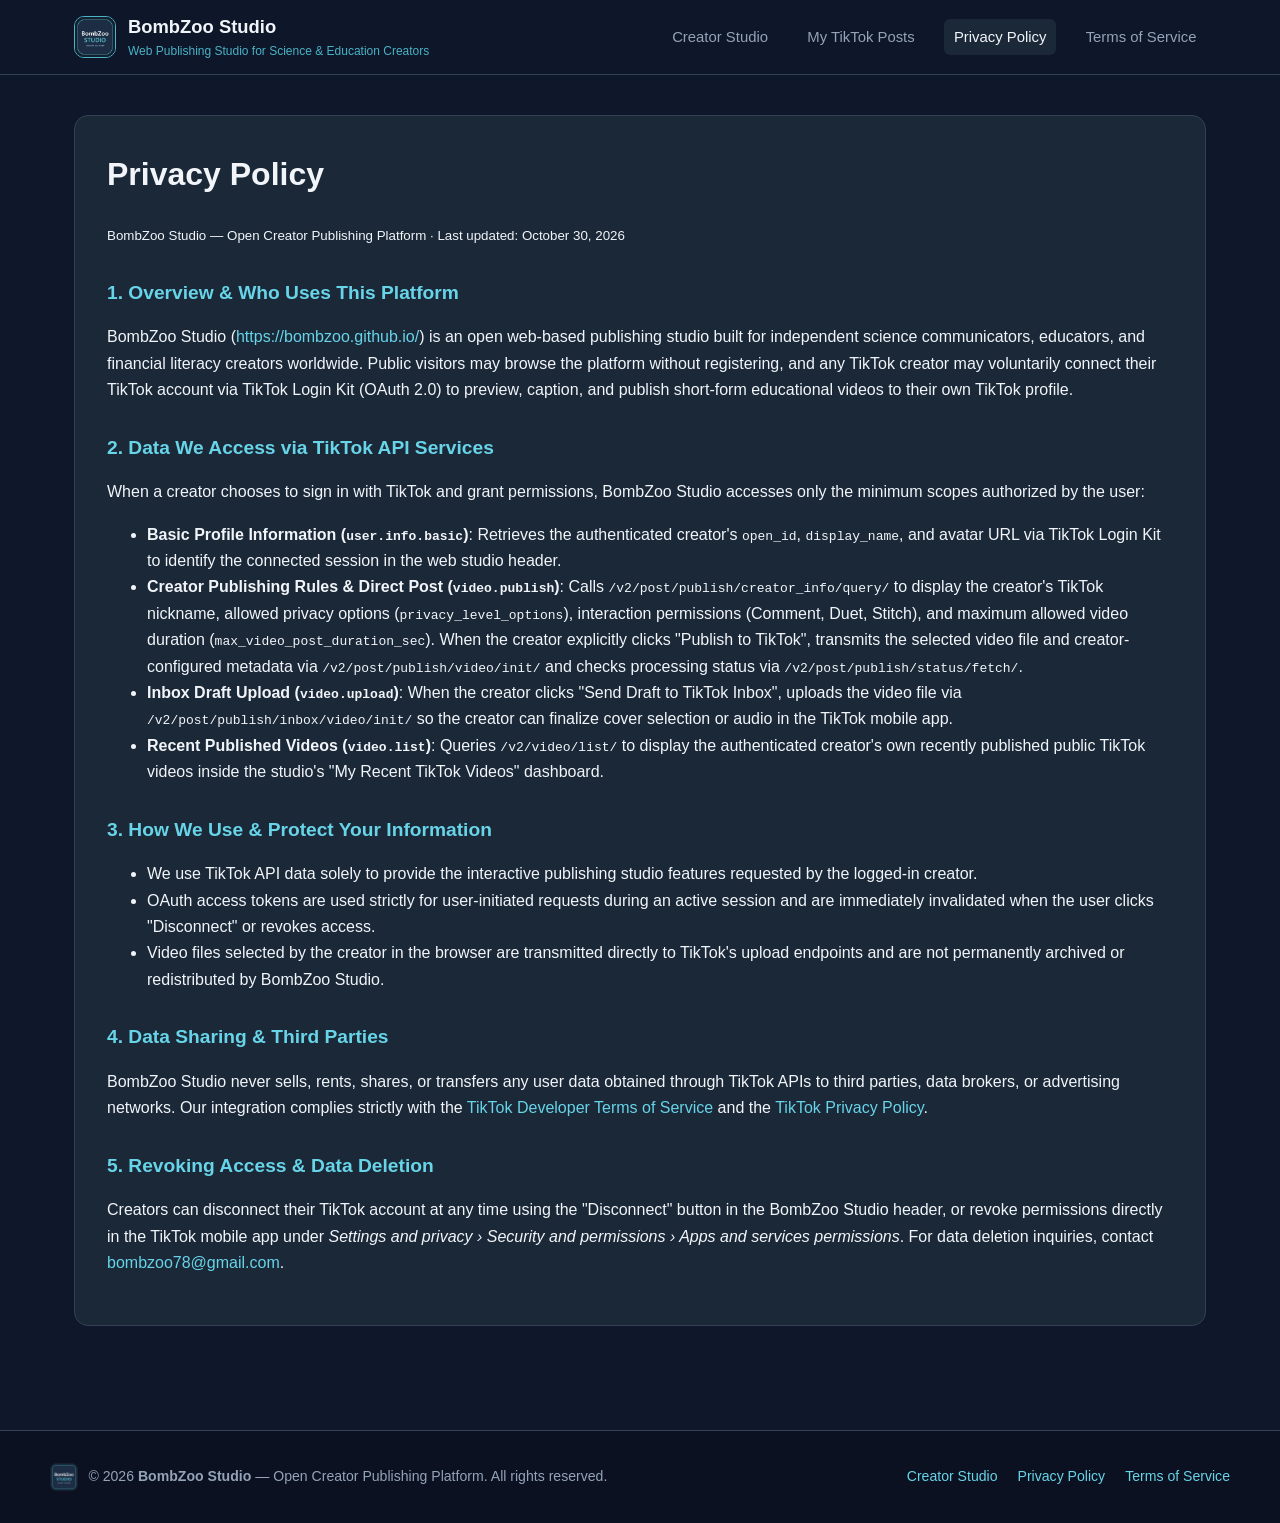
<file: privacy.html>
<!doctype html>
<html lang="en">
<head>
  <meta charset="utf-8">
  <meta name="viewport" content="width=device-width,initial-scale=1">
  <title>Privacy Policy — BombZoo Studio Creator Publishing Platform</title>
  <meta name="description" content="Privacy Policy for BombZoo Studio, an open web publishing studio for science, education, and finance creators.">
  <link rel="icon" type="image/png" sizes="64x64" href="favicon.png?v=3">
  <link rel="icon" type="image/x-icon" href="favicon.ico?v=3">
  <link rel="shortcut icon" href="favicon.ico?v=3">
  <link rel="apple-touch-icon" href="icon.png?v=3">
  <link rel="stylesheet" href="style.css?v=3">
  <style>
:root {
  --bg: #0f172a;
  --bg-card: #1b2838;
  --bg-elevated: #223447;
  --accent: #4ab3c6;
  --accent-bright: #67d4e8;
  --text: #f1f5f9;
  --text-muted: #94a3b8;
  --border: #2dd4bf33;
  --border-subtle: #334155;
  --success: #10b981;
}
* { box-sizing: border-box; }
body {
  margin: 0;
  font-family: -apple-system, BlinkMacSystemFont, "Segoe UI", Roboto, "Helvetica Neue", Arial, sans-serif;
  background: var(--bg);
  color: var(--text);
  line-height: 1.65;
}
a { color: var(--accent-bright); text-decoration: none; }
a:hover { text-decoration: underline; }
.site-header {
  position: sticky;
  top: 0;
  z-index: 100;
  background: rgba(15, 23, 42, 0.95);
  backdrop-filter: blur(10px);
  border-bottom: 1px solid var(--border-subtle);
}
.header-inner {
  max-width: 1180px;
  margin: 0 auto;
  padding: 0.75rem 1.5rem;
  display: flex;
  align-items: center;
  justify-content: space-between;
  flex-wrap: wrap;
  gap: 1rem;
}
.brand {
  display: flex;
  align-items: center;
  gap: 0.75rem;
  color: var(--text);
  font-weight: 700;
  font-size: 1.15rem;
  text-decoration: none !important;
}
.brand-icon {
  width: 42px;
  height: 42px;
  border-radius: 10px;
  border: 1.5px solid var(--accent);
  object-fit: cover;
  display: block;
}
.brand-subtitle {
  display: block;
  font-size: 0.75rem;
  color: var(--accent);
  font-weight: 500;
}
.main-nav {
  display: flex;
  align-items: center;
  gap: 1.25rem;
  flex-wrap: wrap;
}
.main-nav a {
  color: var(--text-muted);
  font-size: 0.93rem;
  font-weight: 500;
  padding: 0.35rem 0.6rem;
  border-radius: 6px;
}
.main-nav a:hover, .main-nav a.active {
  color: var(--text);
  background: var(--bg-card);
  text-decoration: none;
}
.container {
  max-width: 1180px;
  margin: 0 auto;
  padding: 2.5rem 1.5rem;
}
.legal-doc {
  background: var(--bg-card);
  border: 1px solid var(--border-subtle);
  border-radius: 14px;
  padding: 2rem;
}
.legal-doc h1 { margin-top: 0; }
.legal-doc h2 {
  color: var(--accent-bright);
  font-size: 1.2rem;
  margin-top: 1.75rem;
}
.site-footer {
  border-top: 1px solid var(--border-subtle);
  margin-top: 4rem;
  padding: 2rem 1.5rem;
  background: #0b1120;
  color: var(--text-muted);
  font-size: 0.88rem;
}
.footer-inner {
  max-width: 1180px;
  margin: 0 auto;
  display: flex;
  justify-content: space-between;
  align-items: center;
  flex-wrap: wrap;
  gap: 1rem;
}
  </style>
</head>
<body>
  <header class="site-header">
    <div class="header-inner">
      <a href="./" class="brand">
        <img src="icon.png?v=3" alt="BombZoo Studio Icon" class="brand-icon">
        <div>
          BombZoo Studio
          <span class="brand-subtitle">Web Publishing Studio for Science &amp; Education Creators</span>
        </div>
      </a>
      <nav class="main-nav">
        <a href="./">Creator Studio</a>
        <a href="./#recent-posts">My TikTok Posts</a>
        <a href="privacy.html" class="active">Privacy Policy</a>
        <a href="terms.html">Terms of Service</a>
      </nav>
    </div>
  </header>

  <main class="container">
    <div class="legal-doc">
      <h1>Privacy Policy</h1>
      <small>BombZoo Studio — Open Creator Publishing Platform &middot; Last updated: October 30, 2026</small>

      <h2>1. Overview &amp; Who Uses This Platform</h2>
      <p>BombZoo Studio (<a href="https://bombzoo.github.io/">https://bombzoo.github.io/</a>) is an open web-based publishing studio built for independent science communicators, educators, and financial literacy creators worldwide. Public visitors may browse the platform without registering, and any TikTok creator may voluntarily connect their TikTok account via TikTok Login Kit (OAuth 2.0) to preview, caption, and publish short-form educational videos to their own TikTok profile.</p>

      <h2>2. Data We Access via TikTok API Services</h2>
      <p>When a creator chooses to sign in with TikTok and grant permissions, BombZoo Studio accesses only the minimum scopes authorized by the user:</p>
      <ul>
        <li><b>Basic Profile Information (<code>user.info.basic</code>)</b>: Retrieves the authenticated creator's <code>open_id</code>, <code>display_name</code>, and avatar URL via TikTok Login Kit to identify the connected session in the web studio header.</li>
        <li><b>Creator Publishing Rules &amp; Direct Post (<code>video.publish</code>)</b>: Calls <code>/v2/post/publish/creator_info/query/</code> to display the creator's TikTok nickname, allowed privacy options (<code>privacy_level_options</code>), interaction permissions (Comment, Duet, Stitch), and maximum allowed video duration (<code>max_video_post_duration_sec</code>). When the creator explicitly clicks "Publish to TikTok", transmits the selected video file and creator-configured metadata via <code>/v2/post/publish/video/init/</code> and checks processing status via <code>/v2/post/publish/status/fetch/</code>.</li>
        <li><b>Inbox Draft Upload (<code>video.upload</code>)</b>: When the creator clicks "Send Draft to TikTok Inbox", uploads the video file via <code>/v2/post/publish/inbox/video/init/</code> so the creator can finalize cover selection or audio in the TikTok mobile app.</li>
        <li><b>Recent Published Videos (<code>video.list</code>)</b>: Queries <code>/v2/video/list/</code> to display the authenticated creator's own recently published public TikTok videos inside the studio's "My Recent TikTok Videos" dashboard.</li>
      </ul>

      <h2>3. How We Use &amp; Protect Your Information</h2>
      <ul>
        <li>We use TikTok API data solely to provide the interactive publishing studio features requested by the logged-in creator.</li>
        <li>OAuth access tokens are used strictly for user-initiated requests during an active session and are immediately invalidated when the user clicks "Disconnect" or revokes access.</li>
        <li>Video files selected by the creator in the browser are transmitted directly to TikTok's upload endpoints and are not permanently archived or redistributed by BombZoo Studio.</li>
      </ul>

      <h2>4. Data Sharing &amp; Third Parties</h2>
      <p>BombZoo Studio never sells, rents, shares, or transfers any user data obtained through TikTok APIs to third parties, data brokers, or advertising networks. Our integration complies strictly with the <a href="https://www.tiktok.com/legal/page/global/tik-tok-developer-terms-of-service/en" target="_blank" rel="noopener">TikTok Developer Terms of Service</a> and the <a href="https://www.tiktok.com/legal/privacy-policy" target="_blank" rel="noopener">TikTok Privacy Policy</a>.</p>

      <h2>5. Revoking Access &amp; Data Deletion</h2>
      <p>Creators can disconnect their TikTok account at any time using the "Disconnect" button in the BombZoo Studio header, or revoke permissions directly in the TikTok mobile app under <em>Settings and privacy &rsaquo; Security and permissions &rsaquo; Apps and services permissions</em>. For data deletion inquiries, contact <a href="mailto:bombzoo78@gmail.com">bombzoo78@gmail.com</a>.</p>
    </div>
  </main>

  <footer class="site-footer">
    <div class="footer-inner">
      <div style="display:flex;align-items:center;gap:0.65rem;">
        <img src="icon.png?v=3" alt="BombZoo Studio Icon" style="width:28px;height:28px;border-radius:6px;">
        <span>&copy; 2026 <strong>BombZoo Studio</strong> — Open Creator Publishing Platform. All rights reserved.</span>
      </div>
      <div style="display:flex;gap:1.25rem;">
        <a href="./">Creator Studio</a>
        <a href="privacy.html">Privacy Policy</a>
        <a href="terms.html">Terms of Service</a>
      </div>
    </div>
  </footer>
</body>
</html>
</file>
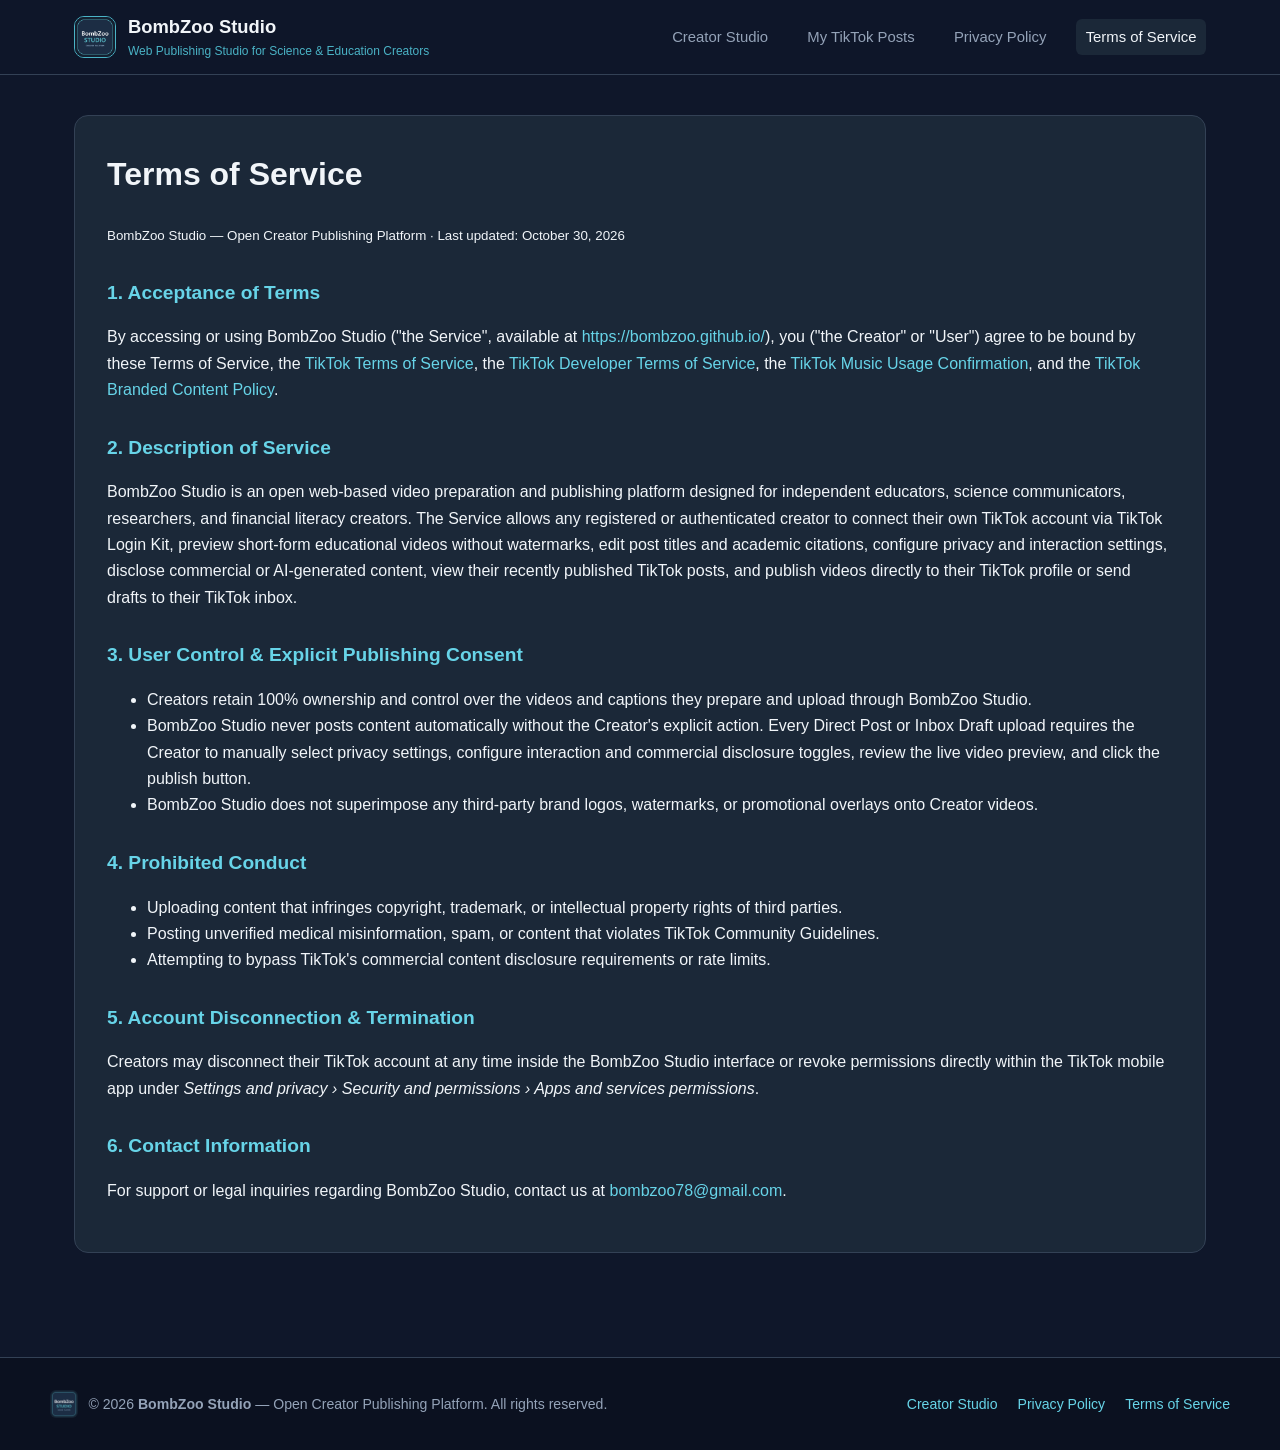
<file: terms.html>
<!doctype html>
<html lang="en">
<head>
  <meta charset="utf-8">
  <meta name="viewport" content="width=device-width,initial-scale=1">
  <title>Terms of Service — BombZoo Studio Creator Publishing Platform</title>
  <meta name="description" content="Terms of Service for BombZoo Studio, an open web publishing studio for science, education, and finance creators.">
  <link rel="icon" type="image/png" sizes="64x64" href="favicon.png?v=3">
  <link rel="icon" type="image/x-icon" href="favicon.ico?v=3">
  <link rel="shortcut icon" href="favicon.ico?v=3">
  <link rel="apple-touch-icon" href="icon.png?v=3">
  <link rel="stylesheet" href="style.css?v=3">
  <style>
:root {
  --bg: #0f172a;
  --bg-card: #1b2838;
  --bg-elevated: #223447;
  --accent: #4ab3c6;
  --accent-bright: #67d4e8;
  --text: #f1f5f9;
  --text-muted: #94a3b8;
  --border: #2dd4bf33;
  --border-subtle: #334155;
  --success: #10b981;
}
* { box-sizing: border-box; }
body {
  margin: 0;
  font-family: -apple-system, BlinkMacSystemFont, "Segoe UI", Roboto, "Helvetica Neue", Arial, sans-serif;
  background: var(--bg);
  color: var(--text);
  line-height: 1.65;
}
a { color: var(--accent-bright); text-decoration: none; }
a:hover { text-decoration: underline; }
.site-header {
  position: sticky;
  top: 0;
  z-index: 100;
  background: rgba(15, 23, 42, 0.95);
  backdrop-filter: blur(10px);
  border-bottom: 1px solid var(--border-subtle);
}
.header-inner {
  max-width: 1180px;
  margin: 0 auto;
  padding: 0.75rem 1.5rem;
  display: flex;
  align-items: center;
  justify-content: space-between;
  flex-wrap: wrap;
  gap: 1rem;
}
.brand {
  display: flex;
  align-items: center;
  gap: 0.75rem;
  color: var(--text);
  font-weight: 700;
  font-size: 1.15rem;
  text-decoration: none !important;
}
.brand-icon {
  width: 42px;
  height: 42px;
  border-radius: 10px;
  border: 1.5px solid var(--accent);
  object-fit: cover;
  display: block;
}
.brand-subtitle {
  display: block;
  font-size: 0.75rem;
  color: var(--accent);
  font-weight: 500;
}
.main-nav {
  display: flex;
  align-items: center;
  gap: 1.25rem;
  flex-wrap: wrap;
}
.main-nav a {
  color: var(--text-muted);
  font-size: 0.93rem;
  font-weight: 500;
  padding: 0.35rem 0.6rem;
  border-radius: 6px;
}
.main-nav a:hover, .main-nav a.active {
  color: var(--text);
  background: var(--bg-card);
  text-decoration: none;
}
.container {
  max-width: 1180px;
  margin: 0 auto;
  padding: 2.5rem 1.5rem;
}
.legal-doc {
  background: var(--bg-card);
  border: 1px solid var(--border-subtle);
  border-radius: 14px;
  padding: 2rem;
}
.legal-doc h1 { margin-top: 0; }
.legal-doc h2 {
  color: var(--accent-bright);
  font-size: 1.2rem;
  margin-top: 1.75rem;
}
.site-footer {
  border-top: 1px solid var(--border-subtle);
  margin-top: 4rem;
  padding: 2rem 1.5rem;
  background: #0b1120;
  color: var(--text-muted);
  font-size: 0.88rem;
}
.footer-inner {
  max-width: 1180px;
  margin: 0 auto;
  display: flex;
  justify-content: space-between;
  align-items: center;
  flex-wrap: wrap;
  gap: 1rem;
}
  </style>
</head>
<body>
  <header class="site-header">
    <div class="header-inner">
      <a href="./" class="brand">
        <img src="icon.png?v=3" alt="BombZoo Studio Icon" class="brand-icon">
        <div>
          BombZoo Studio
          <span class="brand-subtitle">Web Publishing Studio for Science &amp; Education Creators</span>
        </div>
      </a>
      <nav class="main-nav">
        <a href="./">Creator Studio</a>
        <a href="./#recent-posts">My TikTok Posts</a>
        <a href="privacy.html">Privacy Policy</a>
        <a href="terms.html" class="active">Terms of Service</a>
      </nav>
    </div>
  </header>

  <main class="container">
    <div class="legal-doc">
      <h1>Terms of Service</h1>
      <small>BombZoo Studio — Open Creator Publishing Platform &middot; Last updated: October 30, 2026</small>

      <h2>1. Acceptance of Terms</h2>
      <p>By accessing or using BombZoo Studio ("the Service", available at <a href="https://bombzoo.github.io/">https://bombzoo.github.io/</a>), you ("the Creator" or "User") agree to be bound by these Terms of Service, the <a href="https://www.tiktok.com/legal/terms-of-service" target="_blank" rel="noopener">TikTok Terms of Service</a>, the <a href="https://www.tiktok.com/legal/page/global/tik-tok-developer-terms-of-service/en" target="_blank" rel="noopener">TikTok Developer Terms of Service</a>, the <a href="https://www.tiktok.com/legal/page/global/music-usage-confirmation/en" target="_blank" rel="noopener">TikTok Music Usage Confirmation</a>, and the <a href="https://www.tiktok.com/legal/page/global/bc-policy/en" target="_blank" rel="noopener">TikTok Branded Content Policy</a>.</p>

      <h2>2. Description of Service</h2>
      <p>BombZoo Studio is an open web-based video preparation and publishing platform designed for independent educators, science communicators, researchers, and financial literacy creators. The Service allows any registered or authenticated creator to connect their own TikTok account via TikTok Login Kit, preview short-form educational videos without watermarks, edit post titles and academic citations, configure privacy and interaction settings, disclose commercial or AI-generated content, view their recently published TikTok posts, and publish videos directly to their TikTok profile or send drafts to their TikTok inbox.</p>

      <h2>3. User Control &amp; Explicit Publishing Consent</h2>
      <ul>
        <li>Creators retain 100% ownership and control over the videos and captions they prepare and upload through BombZoo Studio.</li>
        <li>BombZoo Studio never posts content automatically without the Creator's explicit action. Every Direct Post or Inbox Draft upload requires the Creator to manually select privacy settings, configure interaction and commercial disclosure toggles, review the live video preview, and click the publish button.</li>
        <li>BombZoo Studio does not superimpose any third-party brand logos, watermarks, or promotional overlays onto Creator videos.</li>
      </ul>

      <h2>4. Prohibited Conduct</h2>
      <ul>
        <li>Uploading content that infringes copyright, trademark, or intellectual property rights of third parties.</li>
        <li>Posting unverified medical misinformation, spam, or content that violates TikTok Community Guidelines.</li>
        <li>Attempting to bypass TikTok's commercial content disclosure requirements or rate limits.</li>
      </ul>

      <h2>5. Account Disconnection &amp; Termination</h2>
      <p>Creators may disconnect their TikTok account at any time inside the BombZoo Studio interface or revoke permissions directly within the TikTok mobile app under <em>Settings and privacy &rsaquo; Security and permissions &rsaquo; Apps and services permissions</em>.</p>

      <h2>6. Contact Information</h2>
      <p>For support or legal inquiries regarding BombZoo Studio, contact us at <a href="mailto:bombzoo78@gmail.com">bombzoo78@gmail.com</a>.</p>
    </div>
  </main>

  <footer class="site-footer">
    <div class="footer-inner">
      <div style="display:flex;align-items:center;gap:0.65rem;">
        <img src="icon.png?v=3" alt="BombZoo Studio Icon" style="width:28px;height:28px;border-radius:6px;">
        <span>&copy; 2026 <strong>BombZoo Studio</strong> — Open Creator Publishing Platform. All rights reserved.</span>
      </div>
      <div style="display:flex;gap:1.25rem;">
        <a href="./">Creator Studio</a>
        <a href="privacy.html">Privacy Policy</a>
        <a href="terms.html">Terms of Service</a>
      </div>
    </div>
  </footer>
</body>
</html>
</file>
<file: style.css>
:root {
  --bg: #0f172a;
  --bg-card: #1b2838;
  --bg-elevated: #223447;
  --accent: #4ab3c6;
  --accent-bright: #67d4e8;
  --text: #f1f5f9;
  --text-muted: #94a3b8;
  --border: #2dd4bf33;
  --border-subtle: #334155;
  --success: #10b981;
}

* {
  box-sizing: border-box;
}

body {
  margin: 0;
  font-family: -apple-system, BlinkMacSystemFont, "Segoe UI", Roboto, "Helvetica Neue", Arial, sans-serif;
  background: var(--bg);
  color: var(--text);
  line-height: 1.65;
}

a {
  color: var(--accent-bright);
  text-decoration: none;
}

a:hover {
  text-decoration: underline;
}

.site-header {
  position: sticky;
  top: 0;
  z-index: 100;
  background: rgba(15, 23, 42, 0.95);
  backdrop-filter: blur(10px);
  border-bottom: 1px solid var(--border-subtle);
}

.header-inner {
  max-width: 1160px;
  margin: 0 auto;
  padding: 0.75rem 1.5rem;
  display: flex;
  align-items: center;
  justify-content: space-between;
  flex-wrap: wrap;
  gap: 1rem;
}

.brand {
  display: flex;
  align-items: center;
  gap: 0.75rem;
  color: var(--text);
  font-weight: 700;
  font-size: 1.15rem;
  text-decoration: none !important;
}

.brand-icon {
  width: 42px;
  height: 42px;
  border-radius: 10px;
  border: 1.5px solid var(--accent);
  object-fit: cover;
  display: block;
}

.brand-subtitle {
  display: block;
  font-size: 0.75rem;
  color: var(--accent);
  font-weight: 500;
}

.main-nav {
  display: flex;
  align-items: center;
  gap: 1.25rem;
  flex-wrap: wrap;
}

.main-nav a {
  color: var(--text-muted);
  font-size: 0.93rem;
  font-weight: 500;
  padding: 0.35rem 0.6rem;
  border-radius: 6px;
  transition: all 0.15s ease;
}

.main-nav a:hover,
.main-nav a.active {
  color: var(--text);
  background: var(--bg-card);
  text-decoration: none;
}

.container {
  max-width: 1160px;
  margin: 0 auto;
  padding: 2.5rem 1.5rem;
}

.hero {
  display: grid;
  grid-template-columns: 1fr 260px;
  gap: 2.5rem;
  align-items: center;
  background: linear-gradient(135deg, #1b2838 0%, #132030 100%);
  border: 1px solid var(--border);
  border-radius: 18px;
  padding: 2.5rem;
  margin-bottom: 2.5rem;
}

@media (max-width: 780px) {
  .hero {
    grid-template-columns: 1fr;
    text-align: center;
  }
}

.hero-badge {
  display: inline-block;
  background: rgba(74, 179, 198, 0.16);
  color: var(--accent-bright);
  border: 1px solid var(--accent);
  font-size: 0.8rem;
  font-weight: 600;
  padding: 0.25rem 0.75rem;
  border-radius: 999px;
  margin-bottom: 0.9rem;
}

.hero h1 {
  margin: 0 0 0.75rem;
  font-size: 2.2rem;
  line-height: 1.25;
}

.hero p {
  margin: 0 0 1.25rem;
  color: var(--text-muted);
  font-size: 1.03rem;
}

.hero-icon-card {
  display: flex;
  flex-direction: column;
  align-items: center;
  background: #0f172a;
  padding: 1.25rem;
  border-radius: 16px;
  border: 1px solid var(--border-subtle);
}

.hero-icon-card img {
  width: 180px;
  height: 180px;
  border-radius: 20px;
  margin-bottom: 0.6rem;
}

.hero-icon-card span {
  font-size: 0.8rem;
  color: var(--text-muted);
}

.btn-row {
  display: flex;
  gap: 0.75rem;
  flex-wrap: wrap;
}

.btn {
  display: inline-block;
  padding: 0.6rem 1.2rem;
  border-radius: 8px;
  font-weight: 600;
  font-size: 0.92rem;
  cursor: pointer;
  border: 1px solid transparent;
  text-decoration: none !important;
}

.btn-primary {
  background: var(--accent);
  color: #0b1320;
}

.btn-outline {
  background: transparent;
  border-color: var(--accent);
  color: var(--accent-bright);
}

.section-title {
  font-size: 1.5rem;
  margin: 2.5rem 0 0.5rem;
  display: flex;
  align-items: center;
  gap: 0.6rem;
}

.section-sub {
  color: var(--text-muted);
  margin: 0 0 1.5rem;
  font-size: 0.95rem;
}

.grid-3 {
  display: grid;
  grid-template-columns: repeat(auto-fit, minmax(300px, 1fr));
  gap: 1.25rem;
}

.grid-2 {
  display: grid;
  grid-template-columns: repeat(auto-fit, minmax(380px, 1fr));
  gap: 1.25rem;
}

.card {
  background: var(--bg-card);
  border: 1px solid var(--border-subtle);
  border-radius: 14px;
  padding: 1.4rem;
}

.card h3 {
  margin: 0 0 0.5rem;
  font-size: 1.12rem;
  color: var(--text);
}

.card p {
  margin: 0.4rem 0;
  color: var(--text-muted);
  font-size: 0.92rem;
}

.tag-row {
  display: flex;
  gap: 0.45rem;
  flex-wrap: wrap;
  margin-bottom: 0.65rem;
}

.tag {
  font-size: 0.75rem;
  padding: 0.15rem 0.55rem;
  border-radius: 6px;
  background: var(--bg-elevated);
  color: var(--accent-bright);
  border: 1px solid var(--border);
  font-weight: 600;
}

.filter-bar {
  display: flex;
  gap: 0.6rem;
  flex-wrap: wrap;
  margin-bottom: 1.25rem;
  align-items: center;
}

.filter-btn {
  background: var(--bg-card);
  color: var(--text-muted);
  border: 1px solid var(--border-subtle);
  padding: 0.45rem 0.9rem;
  border-radius: 8px;
  cursor: pointer;
  font-size: 0.88rem;
  font-weight: 600;
}

.filter-btn.active,
.filter-btn:hover {
  background: var(--accent);
  color: #0b1320;
  border-color: var(--accent);
}

.search-input {
  flex: 1;
  min-width: 220px;
  background: #0b1320;
  color: var(--text);
  border: 1px solid var(--border-subtle);
  border-radius: 8px;
  padding: 0.5rem 0.85rem;
  font-size: 0.9rem;
}

.workbench {
  background: var(--bg-card);
  border: 1px solid var(--border);
  border-radius: 14px;
  padding: 1.5rem;
  margin-top: 1rem;
}

.workbench label {
  display: block;
  font-size: 0.85rem;
  font-weight: 600;
  color: var(--accent-bright);
  margin-bottom: 0.35rem;
}

.workbench select,
.workbench input,
.workbench textarea {
  width: 100%;
  background: #0b1320;
  color: var(--text);
  border: 1px solid var(--border-subtle);
  border-radius: 8px;
  padding: 0.6rem 0.8rem;
  font-family: inherit;
  font-size: 0.9rem;
  margin-bottom: 0.9rem;
}

.code-preview {
  background: #090e17;
  border: 1px solid var(--border-subtle);
  border-radius: 10px;
  padding: 1rem;
  font-family: ui-monospace, SFMono-Regular, Menlo, Consolas, monospace;
  font-size: 0.82rem;
  color: #a5f3fc;
  overflow-x: auto;
  white-space: pre-wrap;
}

.status-pill {
  display: inline-flex;
  align-items: center;
  gap: 0.35rem;
  font-size: 0.8rem;
  padding: 0.2rem 0.65rem;
  border-radius: 999px;
  background: rgba(16, 185, 129, 0.15);
  color: #34d399;
  border: 1px solid rgba(16, 185, 129, 0.4);
}

.legal-doc {
  background: var(--bg-card);
  border: 1px solid var(--border-subtle);
  border-radius: 14px;
  padding: 2rem;
}

.legal-doc h1 {
  margin-top: 0;
}

.legal-doc h2 {
  color: var(--accent-bright);
  font-size: 1.2rem;
  margin-top: 1.75rem;
}

.site-footer {
  border-top: 1px solid var(--border-subtle);
  margin-top: 4rem;
  padding: 2rem 1.5rem;
  background: #0b1120;
  color: var(--text-muted);
  font-size: 0.88rem;
}

.footer-inner {
  max-width: 1160px;
  margin: 0 auto;
  display: flex;
  justify-content: space-between;
  align-items: center;
  flex-wrap: wrap;
  gap: 1rem;
}
</file>
